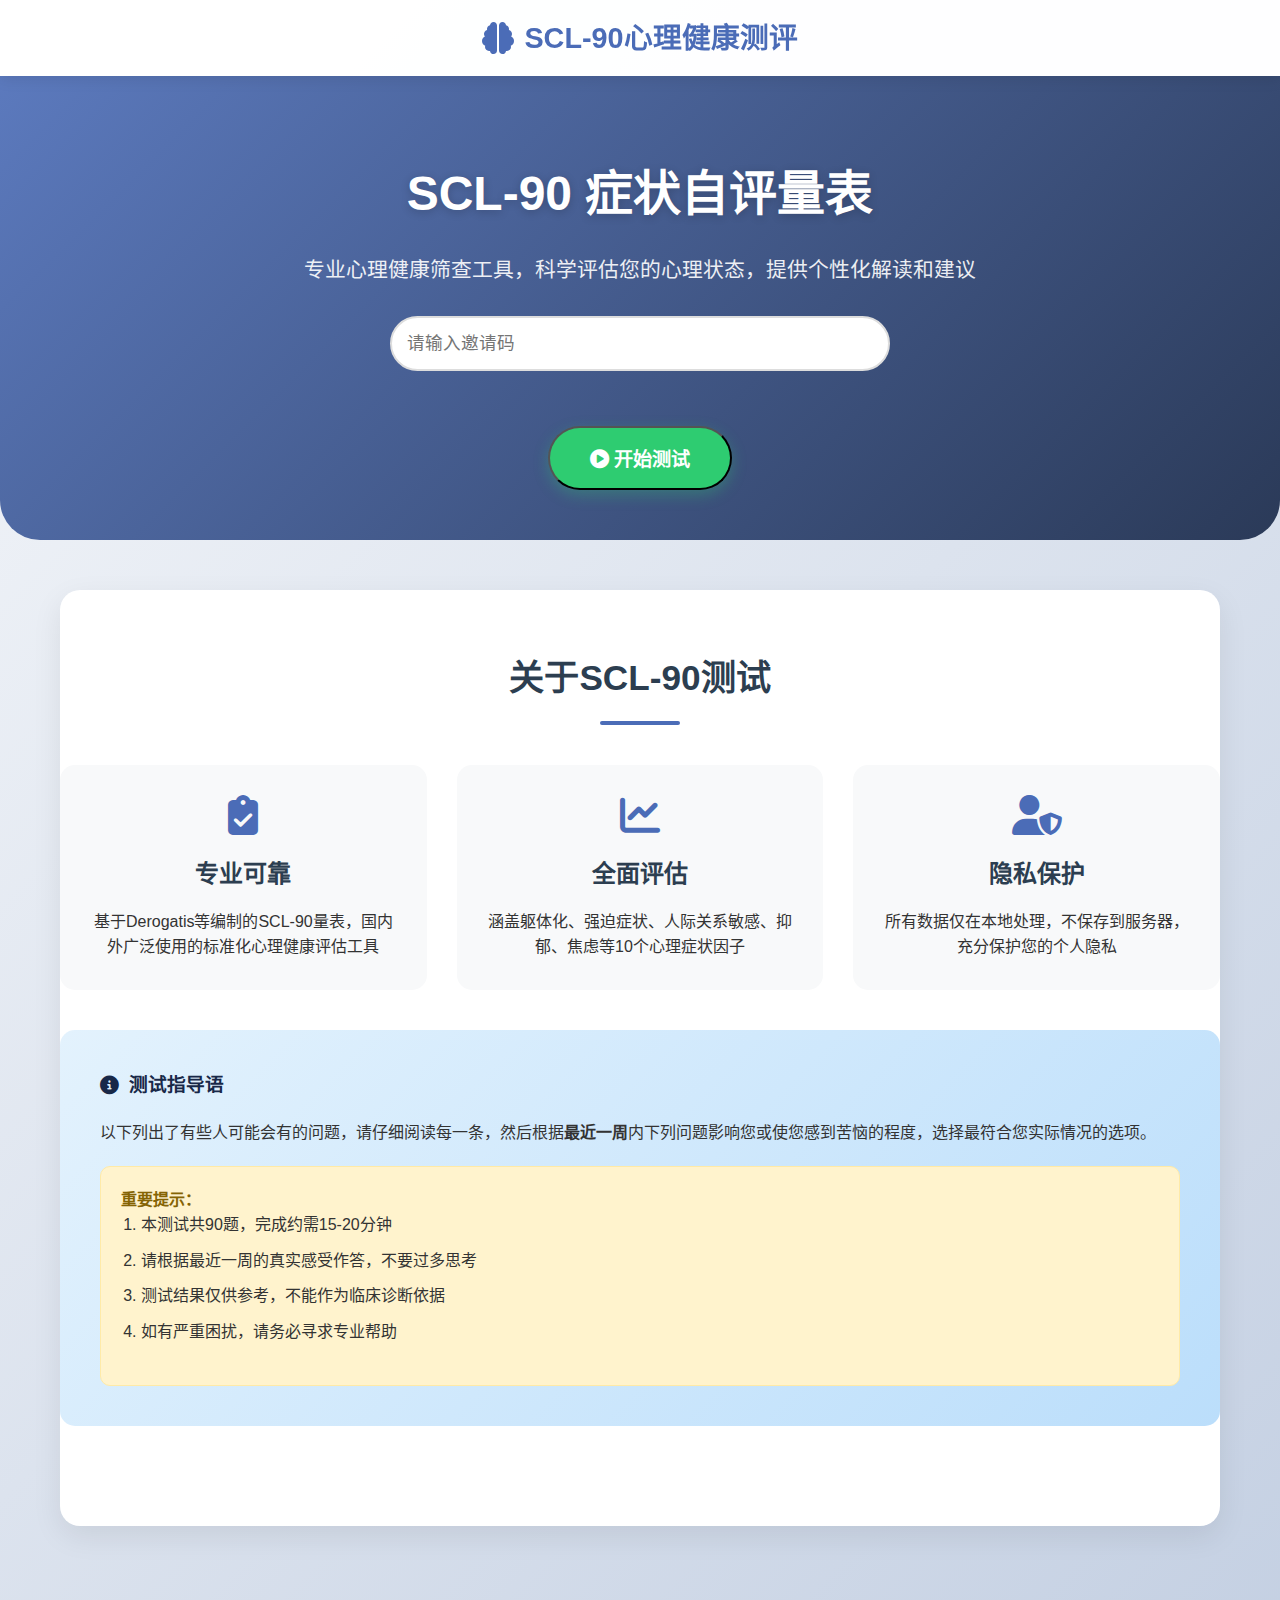
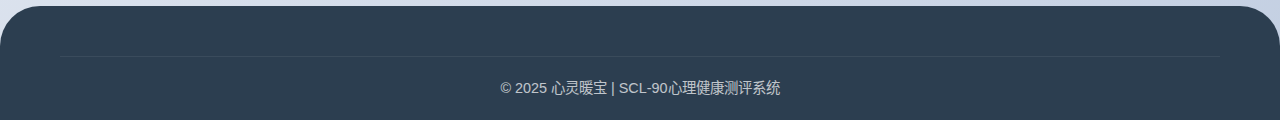
<file: index.html>
<!DOCTYPE html>
<html lang="zh-CN">
<head>
    <meta charset="UTF-8">
    <meta name="viewport" content="width=device-width, initial-scale=1.0">
    <title>心灵暖宝 | SCL-90 症状自评量表 - 专业心理健康测评</title>
    <link rel="stylesheet" href="style.css">
    <link rel="stylesheet" href="https://cdnjs.cloudflare.com/ajax/libs/font-awesome/6.4.0/css/all.min.css">
    <style>
        :root {
            --primary-color: #4b6cb7;
            --secondary-color: #182848;
            --accent-color: #3498db;
            --light-color: #f8f9fa;
            --dark-color: #2c3e50;
        }
        
        * {
            margin: 0;
            padding: 0;
            box-sizing: border-box;
        }
        
        body {
            font-family: 'Segoe UI', 'Microsoft YaHei', sans-serif;
            line-height: 1.6;
            color: #333;
            background: linear-gradient(135deg, #f5f7fa 0%, #c3cfe2 100%);
            min-height: 100vh;
        }
        
        .container {
            max-width: 1200px;
            margin: 0 auto;
            padding: 0 20px;
        }
        
        header {
            background: rgba(255, 255, 255, 0.95);
            box-shadow: 0 2px 15px rgba(0, 0, 0, 0.1);
            position: sticky;
            top: 0;
            z-index: 1000;
            padding: 15px 0;
        }
        
        .header-content {
            display: flex;
            justify-content: center;
            align-items: center;
        }
        
        .logo {
            font-size: 1.8rem;
            font-weight: 700;
            color: var(--primary-color);
            text-decoration: none;
            display: flex;
            align-items: center;
        }
        
        .logo i {
            margin-right: 10px;
            font-size: 2rem;
        }
        
        nav ul {
            display: flex;
            list-style: none;
            gap: 30px;
        }
        
        nav a {
            color: var(--dark-color);
            text-decoration: none;
            font-weight: 600;
            font-size: 1.1rem;
            transition: color 0.3s;
        }
        
        nav a:hover {
            color: var(--primary-color);
        }
        
        .hero {
            padding: 80px 0 50px;
            text-align: center;
            background: linear-gradient(135deg, rgba(75, 108, 183, 0.9) 0%, rgba(24, 40, 72, 0.9) 100%);
            color: white;
            border-radius: 0 0 40px 40px;
            margin-bottom: 50px;
        }
        
        .hero h1 {
            font-size: 3rem;
            margin-bottom: 20px;
            text-shadow: 0 2px 10px rgba(0, 0, 0, 0.2);
        }
        
        .hero p {
            font-size: 1.3rem;
            max-width: 700px;
            margin: 0 auto 30px;
            opacity: 0.9;
        }
        
        .btn-start {
            display: inline-block;
            background: #2ecc71;
            color: white;
            padding: 16px 40px;
            border-radius: 50px;
            text-decoration: none;
            font-weight: 700;
            font-size: 1.2rem;
            transition: all 0.3s;
            box-shadow: 0 5px 15px rgba(46, 204, 113, 0.3);
            margin-top: 20px;
        }
        
        .btn-start:hover {
            background: #27ae60;
            transform: translateY(-3px);
            box-shadow: 0 8px 20px rgba(46, 204, 113, 0.4);
        }
        
        .intro-section {
            padding: 60px 0;
            background: white;
            border-radius: 20px;
            box-shadow: 0 10px 30px rgba(0, 0, 0, 0.08);
            margin-bottom: 50px;
        }
        
        .section-title {
            text-align: center;
            font-size: 2.2rem;
            color: var(--dark-color);
            margin-bottom: 40px;
            position: relative;
        }
        
        .section-title::after {
            content: '';
            display: block;
            width: 80px;
            height: 4px;
            background: var(--primary-color);
            margin: 15px auto;
            border-radius: 2px;
        }
        
        .intro-grid {
            display: grid;
            grid-template-columns: repeat(auto-fit, minmax(300px, 1fr));
            gap: 30px;
            margin-bottom: 40px;
        }
        
        .intro-card {
            background: var(--light-color);
            padding: 30px;
            border-radius: 15px;
            text-align: center;
            transition: transform 0.3s;
        }
        
        .intro-card:hover {
            transform: translateY(-5px);
        }
        
        .intro-card i {
            font-size: 2.5rem;
            color: var(--primary-color);
            margin-bottom: 20px;
        }
        
        .intro-card h3 {
            font-size: 1.5rem;
            margin-bottom: 15px;
            color: var(--dark-color);
        }
        
        .instructions {
            background: linear-gradient(135deg, #e3f2fd 0%, #bbdefb 100%);
            padding: 40px;
            border-radius: 15px;
            margin-bottom: 40px;
        }
        
        .instructions h3 {
            color: var(--secondary-color);
            margin-bottom: 20px;
            display: flex;
            align-items: center;
        }
        
        .instructions h3 i {
            margin-right: 10px;
        }
        
        .instructions ol {
            padding-left: 20px;
            margin-bottom: 20px;
        }
        
        .instructions li {
            margin-bottom: 10px;
        }
        
        .important-note {
            background: #fff3cd;
            border: 1px solid #ffeaa7;
            border-radius: 10px;
            padding: 20px;
            margin-top: 20px;
        }
        
        .important-note strong {
            color: #856404;
        }
        
        .factors-section {
            margin-top: 60px;
        }
        
        .factors-grid {
            display: grid;
            grid-template-columns: repeat(auto-fit, minmax(250px, 1fr));
            gap: 20px;
            margin-top: 30px;
        }
        
        .factor-item {
            background: white;
            border-radius: 10px;
            padding: 20px;
            box-shadow: 0 5px 15px rgba(0, 0, 0, 0.05);
            border-left: 4px solid var(--accent-color);
        }
        
        .factor-name {
            font-weight: 700;
            color: var(--dark-color);
            margin-bottom: 10px;
        }
        
        footer {
            background: var(--dark-color);
            color: white;
            padding: 50px 0 20px;
            margin-top: 80px;
            border-radius: 40px 40px 0 0;
        }
        
        .footer-content {
            display: grid;
            grid-template-columns: repeat(auto-fit, minmax(250px, 1fr));
            gap: 40px;
            margin-bottom: 40px;
        }
        
        .footer-logo {
            font-size: 1.8rem;
            font-weight: 700;
            color: white;
            margin-bottom: 20px;
        }
        
        .footer-section h4 {
            font-size: 1.3rem;
            margin-bottom: 20px;
            color: var(--accent-color);
        }
        
        .footer-section ul {
            list-style: none;
        }
        
        .footer-section li {
            margin-bottom: 10px;
        }
        
        .footer-section a {
            color: #ddd;
            text-decoration: none;
            transition: color 0.3s;
        }
        
        .footer-section a:hover {
            color: var(--accent-color);
        }
        
        .copyright {
            text-align: center;
            padding-top: 20px;
            border-top: 1px solid rgba(255, 255, 255, 0.1);
            font-size: 0.9rem;
            opacity: 0.7;
        }
        
        @media (max-width: 768px) {
            .header-content {
                flex-direction: column;
                gap: 20px;
            }
            
            nav ul {
                gap: 20px;
            }
            
            .hero h1 {
                font-size: 2.2rem;
            }
            
            .hero p {
                font-size: 1.1rem;
            }
            
            .section-title {
                font-size: 1.8rem;
            }
            
            .intro-grid {
                grid-template-columns: 1fr;
            }
        }
    </style>
</head>
<body>
    <header>
        <div class="container">
            <div class="header-content">
                <a href="index.html" class="logo">
                    <i class="fas fa-brain"></i>
                    SCL-90心理健康测评
                </a>
                
            </div>
        </div>
    </header>

    <section class="hero">
        <div class="container">
            <h1>SCL-90 症状自评量表</h1>
            <p>专业心理健康筛查工具，科学评估您的心理状态，提供个性化解读和建议</p>
            <div style="max-width: 500px; margin: 0 auto;">
                <div style="margin-bottom: 20px;">
                    <input type="text" id="inviteCode" placeholder="请输入邀请码" 
                           style="width: 100%; padding: 15px; font-size: 1.1rem; border: 2px solid #ddd; border-radius: 50px; margin-bottom: 15px; outline: none; transition: border-color 0.3s;">
                    <div id="codeError" style="color: #e74c3c; font-size: 0.9rem; margin-bottom: 10px; display: none;">请输入有效的邀请码</div>
                </div>
                <button class="btn-start" onclick="checkInviteCode()">
                    <i class="fas fa-play-circle"></i> 开始测试
                </button>
            </div>
        </div>
    </section>

    <main class="container">
        <section id="about" class="intro-section">
            <h2 class="section-title">关于SCL-90测试</h2>
            
            <div class="intro-grid">
                <div class="intro-card">
                    <i class="fas fa-clipboard-check"></i>
                    <h3>专业可靠</h3>
                    <p>基于Derogatis等编制的SCL-90量表，国内外广泛使用的标准化心理健康评估工具</p>
                </div>
                <div class="intro-card">
                    <i class="fas fa-chart-line"></i>
                    <h3>全面评估</h3>
                    <p>涵盖躯体化、强迫症状、人际关系敏感、抑郁、焦虑等10个心理症状因子</p>
                </div>
                <div class="intro-card">
                    <i class="fas fa-user-shield"></i>
                    <h3>隐私保护</h3>
                    <p>所有数据仅在本地处理，不保存到服务器，充分保护您的个人隐私</p>
                </div>
            </div>
            
            <div class="instructions">
                <h3><i class="fas fa-info-circle"></i> 测试指导语</h3>
                <p>以下列出了有些人可能会有的问题，请仔细阅读每一条，然后根据<strong>最近一周</strong>内下列问题影响您或使您感到苦恼的程度，选择最符合您实际情况的选项。</p>
                
                <div class="important-note">
                    <p><strong>重要提示：</strong></p>
                    <ol>
                        <li>本测试共90题，完成约需15-20分钟</li>
                        <li>请根据最近一周的真实感受作答，不要过多思考</li>
                        <li>测试结果仅供参考，不能作为临床诊断依据</li>
                        <li>如有严重困扰，请务必寻求专业帮助</li>
                    </ol>
                </div>
            </div>
        </section>
        
    </main>

    <footer>
        <div class="container">
            <div class="copyright">
                <p>© 2025 心灵暖宝 | SCL-90心理健康测评系统 </p>
            </div>
        </div>
    </footer>

    <script>
        document.querySelectorAll('a[href^="#"]').forEach(anchor => {
            anchor.addEventListener('click', function(e) {
                e.preventDefault();
                
                const targetId = this.getAttribute('href');
                if (targetId === '#') return;
                
                const targetElement = document.querySelector(targetId);
                if (targetElement) {
                    window.scrollTo({
                        top: targetElement.offsetTop - 80,
                        behavior: 'smooth'
                    });
                }
            });
        });
        
        function checkInviteCode() {
            const inviteCode = document.getElementById('inviteCode').value.trim();
            const codeError = document.getElementById('codeError');
            
            function validateCode(code) {
                const chars = ['120', '108', '110', '98', '57', '48'];
                const validCode = chars.map(char => String.fromCharCode(parseInt(char))).join('');
                return code === validCode;
            }
            
            if (validateCode(inviteCode)) {
                localStorage.setItem('invite_code_valid', 'true');
                localStorage.setItem('test_start_time', new Date().toISOString());
                window.location.href = 'test.html';
            } else {
                codeError.style.display = 'block';
                const input = document.getElementById('inviteCode');
                input.style.borderColor = '#e74c3c';
                input.focus();
            }
        }
        
        document.getElementById('inviteCode').addEventListener('input', function() {
            const codeError = document.getElementById('codeError');
            codeError.style.display = 'none';
            this.style.borderColor = '#ddd';
        });
        
        document.getElementById('inviteCode').addEventListener('keypress', function(e) {
            if (e.key === 'Enter') {
                checkInviteCode();
            }
        });
    </script>
</body>
</html>
</file>
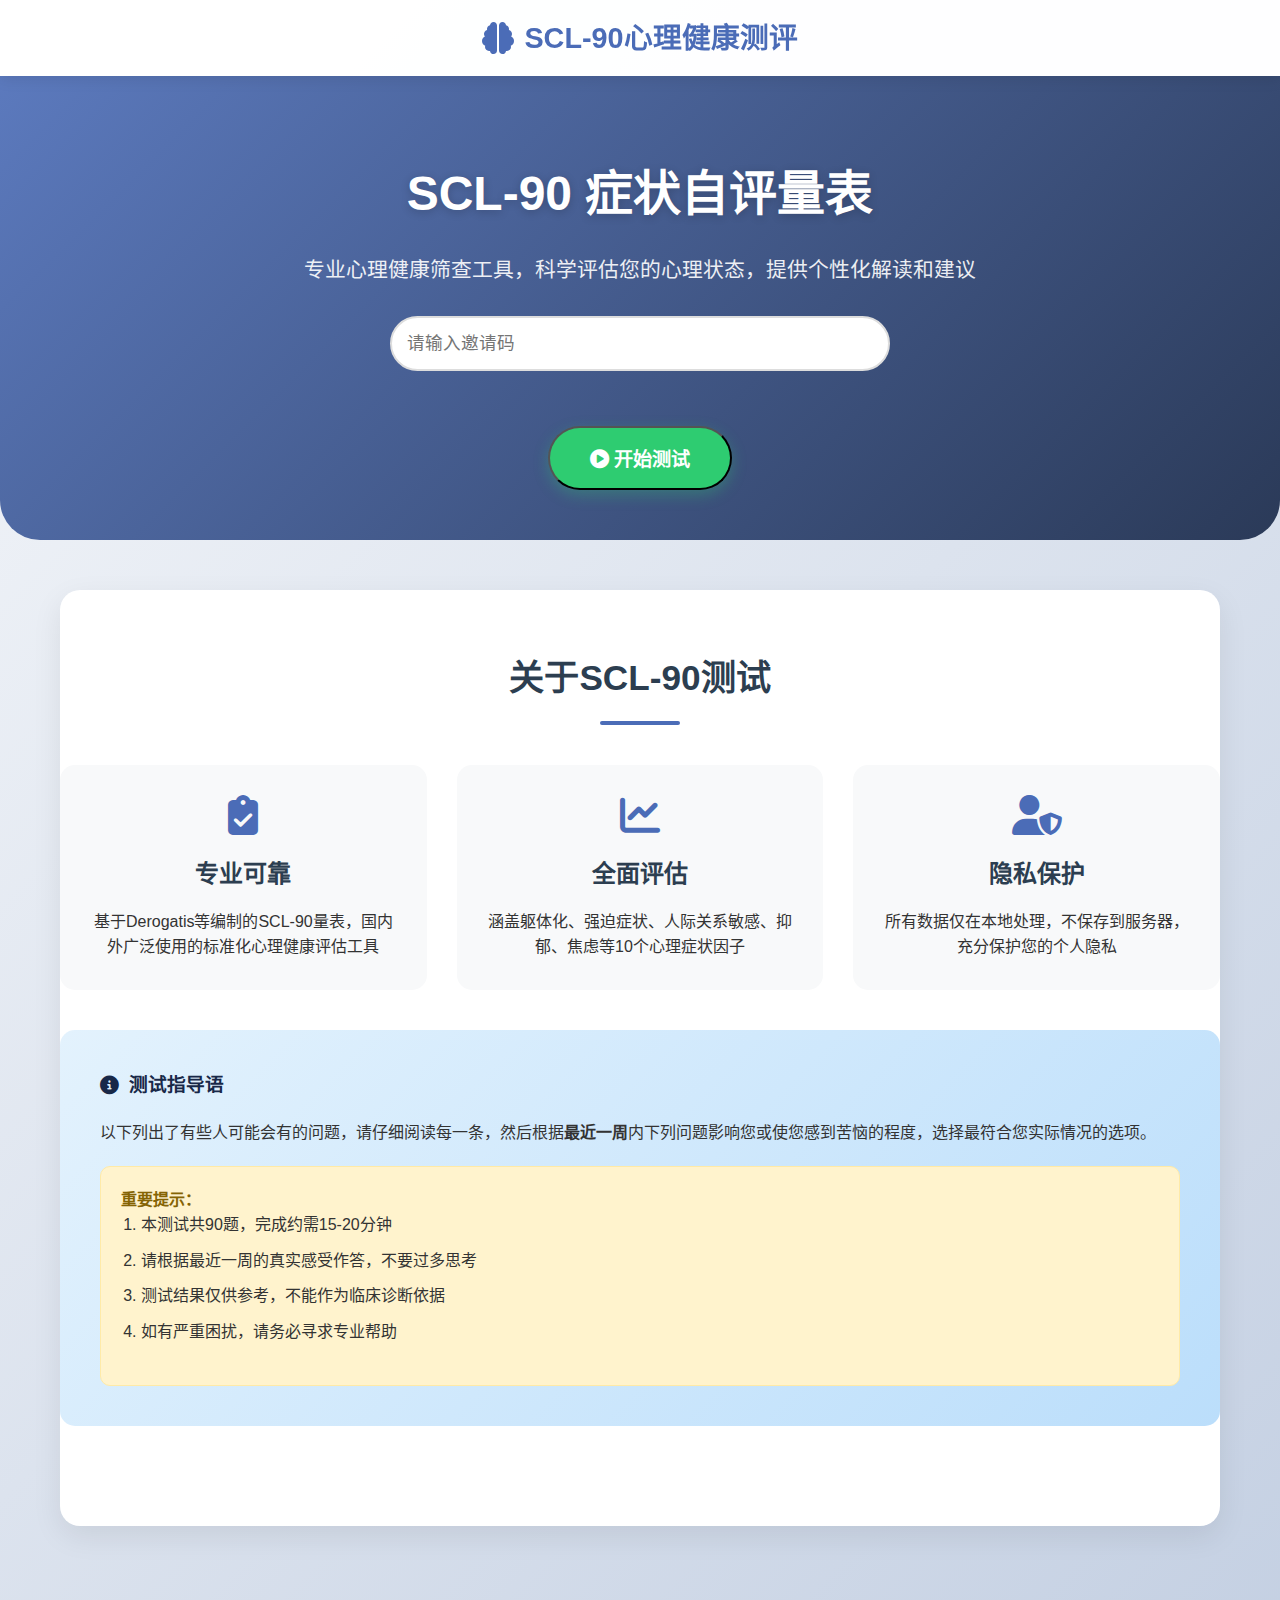
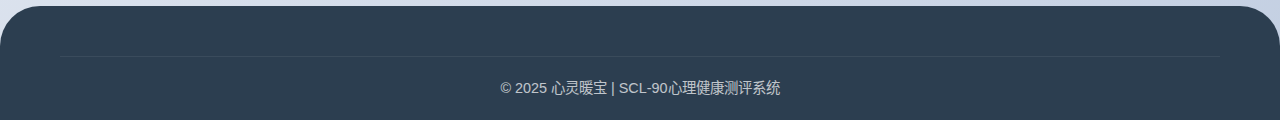
<file: test.html>
<!DOCTYPE html>
<html lang="zh-CN">
<head>
    <meta charset="UTF-8">
    <meta name="viewport" content="width=device-width, initial-scale=1.0">
    <title>SCL-90测试 - 症状自评量表</title>
    <link rel="stylesheet" href="style.css">
    <link rel="stylesheet" href="https://cdnjs.cloudflare.com/ajax/libs/font-awesome/6.4.0/css/all.min.css">
    <style>
        :root {
            --primary-color: #4b6cb7;
            --secondary-color: #182848;
            --accent-color: #3498db;
            --light-color: #f8f9fa;
            --dark-color: #2c3e50;
        }
        
        * {
            margin: 0;
            padding: 0;
            box-sizing: border-box;
        }
        
        body {
            font-family: 'Segoe UI', 'Microsoft YaHei', sans-serif;
            line-height: 1.6;
            color: #333;
            background: linear-gradient(135deg, #f5f7fa 0%, #c3cfe2 100%);
            min-height: 100vh;
        }
        
        .container {
            max-width: 1000px;
            margin: 0 auto;
            padding: 0 20px;
        }
        
        header {
            background: rgba(255, 255, 255, 0.95);
            box-shadow: 0 2px 15px rgba(0, 0, 0, 0.1);
            padding: 15px 0;
            position: sticky;
            top: 0;
            z-index: 1000;
        }
        
        .header-content {
            display: flex;
            justify-content: space-between;
            align-items: center;
        }
        
        .logo {
            font-size: 1.5rem;
            font-weight: 700;
            color: var(--primary-color);
            text-decoration: none;
            display: flex;
            align-items: center;
        }
        
        .logo i {
            margin-right: 10px;
        }
        
        .test-info {
            font-size: 0.9rem;
            color: #666;
        }
        
        .test-container {
            background: white;
            border-radius: 20px;
            box-shadow: 0 10px 40px rgba(0, 0, 0, 0.1);
            overflow: hidden;
            margin: 30px 0 50px;
        }
        
        .progress-section {
            background: linear-gradient(135deg, var(--primary-color) 0%, var(--secondary-color) 100%);
            color: white;
            padding: 20px 40px;
        }
        
        .progress-header {
            display: flex;
            justify-content: space-between;
            align-items: center;
            margin-bottom: 15px;
        }
        
        .progress-title {
            font-size: 1.3rem;
            font-weight: 600;
        }
        
        .progress-stats {
            font-size: 1.1rem;
        }
        
        .progress-bar {
            height: 10px;
            background: rgba(255, 255, 255, 0.2);
            border-radius: 5px;
            overflow: hidden;
            margin-bottom: 5px;
        }
        
        .progress-fill {
            height: 100%;
            background: #2ecc71;
            border-radius: 5px;
            width: 0%;
            transition: width 0.5s ease;
        }
        
        .progress-text {
            display: flex;
            justify-content: space-between;
            font-size: 0.9rem;
            opacity: 0.8;
        }
        
        .instructions {
            padding: 30px 40px;
            background: #f8f9fa;
            border-bottom: 1px solid #eee;
        }
        
        .instructions h2 {
            color: var(--dark-color);
            margin-bottom: 15px;
            font-size: 1.5rem;
        }
        
        .instructions p {
            margin-bottom: 10px;
            line-height: 1.7;
        }
        
        .time-range {
            background: #e3f2fd;
            border-left: 4px solid var(--accent-color);
            padding: 15px;
            margin-top: 20px;
            border-radius: 0 8px 8px 0;
        }
        
        .questions-container {
            padding: 30px 40px;
            max-height: 600px;
            overflow-y: auto;
        }
        
        .question-item {
            margin-bottom: 35px;
            padding-bottom: 25px;
            border-bottom: 1px solid #eee;
        }
        
        .question-item:last-child {
            border-bottom: none;
        }
        
        .question-header {
            display: flex;
            align-items: center;
            margin-bottom: 20px;
            gap: 15px;
        }
        
        .question-number {
            background: var(--primary-color);
            color: white;
            width: 36px;
            height: 36px;
            border-radius: 50%;
            display: flex;
            align-items: center;
            justify-content: center;
            font-weight: bold;
            margin-right: 15px;
            flex-shrink: 0;
        }
        
        .question-text {
            font-size: 1.2rem;
            font-weight: 500;
            line-height: 1.5;
            color: var(--dark-color);
            margin: 0;
            flex: 1;
        }
        
        .options-container {
            margin-left: 50px;
        }
        
        .options-grid {
            display: grid;
            grid-template-columns: repeat(5, 1fr);
            gap: 0;
        }
        
        .option-btn {
            background: white;
            border: 1px solid #ddd;
            border-radius: 4px;
            padding: 6px 10px;
            text-align: center;
            cursor: pointer;
            transition: all 0.2s;
            font-size: 0.75rem;
            color: #555;
            min-height: 35px;
            display: flex;
            align-items: center;
            justify-content: center;
            margin: 0;
        }
        
        .option-btn:hover {
            background: #f0f0f0;
            transform: none;
        }
        
        .option-btn.selected {
            background: var(--primary-color);
            color: white;
            border-color: var(--primary-color);
            box-shadow: 0 2px 5px rgba(75, 108, 183, 0.2);
        }
        
        .option-btn:first-child {
            border-radius: 4px 0 0 4px;
        }
        
        .option-btn:last-child {
            border-radius: 0 4px 4px 0;
        }
        
        .option-btn:not(:first-child):not(:last-child) {
            border-radius: 0;
        }
        
        .options-container {
            margin-left: 50px;
        }
        
        .option-label {
            font-size: 0.9rem;
            font-weight: 500;
        }
        
        .navigation-buttons {
            padding: 25px 40px;
            background: #f8f9fa;
            border-top: 1px solid #eee;
            display: flex;
            justify-content: center;
            align-items: center;
        }
        
        .nav-btn {
            padding: 12px 30px;
            border: none;
            border-radius: 8px;
            font-size: 1rem;
            font-weight: 600;
            cursor: pointer;
            transition: all 0.3s;
            display: flex;
            align-items: center;
            gap: 8px;
        }
        
        .btn-submit {
            background: #2ecc71;
            color: white;
            transition: all 0.3s;
        }
        
        .btn-submit:hover:not(:disabled) {
            background: #27ae60;
            transform: translateY(-2px);
            box-shadow: 0 4px 12px rgba(46, 204, 113, 0.3);
        }
        
        .btn-submit:disabled {
            background: #e0e0e0;
            color: #a0a0a0;
            cursor: not-allowed;
            opacity: 0.7;
            border: 1px solid #d0d0d0;
        }
        
        .btn-submit:disabled:hover {
            transform: none;
            box-shadow: none;
        }
        
        .save-notice {
            display: none;
        }
        
        @media (max-width: 768px) {
            .header-content {
                flex-direction: column;
                gap: 15px;
            }
            
            .questions-container {
                padding: 20px;
                max-height: none;
                overflow-y: visible;
            }
            
            .progress-section, .instructions, .navigation-buttons {
                padding: 20px;
            }
            
            .options-grid {
                grid-template-columns: repeat(5, 1fr);
                gap: 2px;
            }
            
            .option-btn {
                font-size: 0.7rem;
                padding: 8px 4px;
                min-height: auto;
            }
            
            .question-text {
                font-size: 1.1rem;
            }
            
            .nav-btn {
                padding: 10px 20px;
            }
        }
        
        .questions-container::-webkit-scrollbar {
            width: 8px;
        }
        
        .questions-container::-webkit-scrollbar-track {
            background: #f1f1f1;
            border-radius: 4px;
        }
        
        .questions-container::-webkit-scrollbar-thumb {
            background: var(--primary-color);
            border-radius: 4px;
        }
        
        .questions-container::-webkit-scrollbar-thumb:hover {
            background: #3a56a4;
        }
        
        @keyframes fadeIn {
            from { opacity: 0; transform: translateY(10px); }
            to { opacity: 1; transform: translateY(0); }
        }
        
        .question-item {
            animation: fadeIn 0.4s ease-out;
        }
        
        .option-btn {
            position: relative;
            overflow: hidden;
        }
        
        .option-btn::after {
            content: '';
            position: absolute;
            top: 50%;
            left: 50%;
            width: 5px;
            height: 5px;
            background: rgba(255, 255, 255, 0.5);
            opacity: 0;
            border-radius: 100%;
            transform: scale(1, 1) translate(-50%);
            transform-origin: 50% 50%;
        }
        
        .option-btn:focus:not(:active)::after {
            animation: ripple 1s ease-out;
        }
        
        @keyframes ripple {
            0% {
                transform: scale(0, 0);
                opacity: 0.5;
            }
            100% {
                transform: scale(40, 40);
                opacity: 0;
            }
        }
        
        @media (max-width: 480px) {
            .question-header {
                flex-direction: row;
                align-items: center;
                gap: 10px;
            }
            
            .options-container {
                margin-left: 0;
            }
            
            .options-grid {
                grid-template-columns: repeat(5, 1fr);
                gap: 1px;
            }
            
            .option-btn {
                font-size: 0.65rem;
                padding: 6px 3px;
            }
            
            .navigation-buttons {
                flex-direction: column;
                gap: 15px;
            }
            
            .nav-btn {
                width: 100%;
                justify-content: center;
            }
        }
    </style>
</head>
<body>
    <header>
        <div class="container">
            <div class="header-content">
                <a href="index.html" class="logo">
                    <i class="fas fa-brain"></i>
                    SCL-90测试
                </a>
                <div class="test-info">
                    <i class="fas fa-clock"></i> 预计时间: 15-20分钟
                </div>
            </div>
        </div>
    </header>

    <main class="container">
        <div class="test-container">
            <div class="progress-section">
                <div class="progress-header">
                    <div class="progress-title">SCL-90症状自评量表</div>
                    <div class="progress-stats">
                        已完成 <span id="answeredCount">0</span>/90 题
                    </div>
                </div>
                <div class="progress-bar">
                    <div class="progress-fill" id="progressFill"></div>
                </div>
                <div class="progress-text">
                    <span>0%</span>
                    <span id="progressPercent">0%</span>
                </div>
            </div>
            
            <div class="instructions">
                <h2><i class="fas fa-info-circle"></i> 测试说明</h2>
                <p>请仔细阅读每一条题目，然后根据<strong>最近一周</strong>内下列问题影响您或使您感到苦恼的程度，选择最符合您实际情况的选项。</p>
                <p>答案没有对错之分，请根据您的真实感受作答，不要过多思考。</p>
                
                <div class="time-range">
                    <strong><i class="fas fa-calendar-week"></i> 时间范围:</strong> 最近一周（包括今天）
                </div>
            </div>
            
            <div class="questions-container" id="questionsContainer">
            </div>
            
            <div class="save-notice" id="saveNotice" style="text-align: center; padding: 10px; background: #e8f5e8; color: #27ae60; font-size: 0.9rem;"></div>
            
            <div class="navigation-buttons">
                <div>
                    <button class="nav-btn btn-submit" id="submitBtn" disabled>
                        <i class="fas fa-paper-plane"></i> 提交测试
                    </button>
                </div>
            </div>
        </div>
    </main>

    <div id="customModal" style="position: fixed; top: 0; left: 0; width: 100%; height: 100%; background: rgba(0, 0, 0, 0.5); display: none; justify-content: center; align-items: center; z-index: 9999; font-family: 'Segoe UI', 'Microsoft YaHei', sans-serif;">
        <div style="background: white; border-radius: 15px; padding: 30px; max-width: 500px; width: 90%; box-shadow: 0 10px 40px rgba(0, 0, 0, 0.2);">
            <h3 style="color: #2c3e50; margin-bottom: 20px; font-size: 1.3rem;">检测到未完成测试</h3>
            <p style="color: #666; margin-bottom: 30px; line-height: 1.6;">检测到之前有未完成的测试，是否继续？</p>
            <div style="display: flex; gap: 15px; justify-content: flex-end;">
                <button id="continueTest" style="padding: 10px 25px; border: none; border-radius: 8px; background: #3498db; color: white; font-weight: 600; cursor: pointer; transition: all 0.3s;">继续测试</button>
                <button id="newTest" style="padding: 10px 25px; border: none; border-radius: 8px; background: #2ecc71; color: white; font-weight: 600; cursor: pointer; transition: all 0.3s;">开始新测试</button>
            </div>
        </div>
    </div>

    <script>
        if (localStorage.getItem('invite_code_valid') !== 'true') {
            window.location.href = 'index.html';
        }
    </script>
    <script>
        const SCL90_QUESTIONS = [
            {id: 1, cn: "头痛", factor: "SOM"},
            {id: 2, cn: "神经过敏，内心不踏实", factor: "ANX"},
            {id: 3, cn: "头脑中有不必要的想法或字句盘旋", factor: "OCD"},
            {id: 4, cn: "头昏或昏倒", factor: "SOM"},
            {id: 5, cn: "对异性的兴趣减退", factor: "DEP"},
            {id: 6, cn: "对旁人责备求全", factor: "INT"},
            {id: 7, cn: "感到别人能控制您的思想", factor: "PSY"},
            {id: 8, cn: "责怪别人制造麻烦", factor: "PAR"},
            {id: 9, cn: "忘记性大", factor: "OCD"},
            {id: 10, cn: "担心自己的衣饰整齐及仪态的端正", factor: "OCD"},
            {id: 11, cn: "容易烦恼和激动", factor: "HOS"},
            {id: 12, cn: "胸痛", factor: "SOM"},
            {id: 13, cn: "害怕空旷的场所或街道", factor: "PHO"},
            {id: 14, cn: "感到自己的精力下降，活动减慢", factor: "DEP"},
            {id: 15, cn: "想结束自己的生命", factor: "DEP"},
            {id: 16, cn: "听到旁人听不到的声音", factor: "PSY"},
            {id: 17, cn: "发抖", factor: "ANX"},
            {id: 18, cn: "感到大多数人都不可信任", factor: "PAR"},
            {id: 19, cn: "胃口不好", factor: "OTH"},
            {id: 20, cn: "容易哭泣", factor: "DEP"},
            {id: 21, cn: "同异性相处时感到害羞不自在", factor: "INT"},
            {id: 22, cn: "感到受骗，中了圈套或有人想抓住您", factor: "DEP"},
            {id: 23, cn: "无缘无故地突然感到害怕", factor: "ANX"},
            {id: 24, cn: "自己不能控制地大发脾气", factor: "HOS"},
            {id: 25, cn: "怕单独出门", factor: "PHO"},
            {id: 26, cn: "经常责怪自己", factor: "DEP"},
            {id: 27, cn: "腰痛", factor: "SOM"},
            {id: 28, cn: "感到难以完成任务", factor: "OCD"},
            {id: 29, cn: "感到孤独", factor: "DEP"},
            {id: 30, cn: "感到苦闷", factor: "DEP"},
            {id: 31, cn: "过分担忧", factor: "DEP"},
            {id: 32, cn: "对事物不感兴趣", factor: "DEP"},
            {id: 33, cn: "感到害怕", factor: "ANX"},
            {id: 34, cn: "您的感情容易受到伤害", factor: "INT"},
            {id: 35, cn: "旁人能知道您的私下想法", factor: "PSY"},
            {id: 36, cn: "感到别人不理解您、不同情愫您", factor: "INT"},
            {id: 37, cn: "感到人们对您不友好，不喜欢您", factor: "INT"},
            {id: 38, cn: "做事必须做得很慢以保证做得正确", factor: "OCD"},
            {id: 39, cn: "心跳得很厉害", factor: "ANX"},
            {id: 40, cn: "恶心或胃部不舒服", factor: "SOM"},
            {id: 41, cn: "感到比不上他人", factor: "INT"},
            {id: 42, cn: "肌肉酸痛", factor: "SOM"},
            {id: 43, cn: "感到有人在监视您、谈论您", factor: "PAR"},
            {id: 44, cn: "难以入睡", factor: "OTH"},
            {id: 45, cn: "做事必须反复检查", factor: "OCD"},
            {id: 46, cn: "难以作出决定", factor: "OCD"},
            {id: 47, cn: "乘公共汽车、地铁或火车旅行时感到害怕", factor: "PHO"},
            {id: 48, cn: "呼吸有困难", factor: "SOM"},
            {id: 49, cn: "一阵阵发冷或发热", factor: "SOM"},
            {id: 50, cn: "因为感到害怕而避开某些东西、场合或活动", factor: "PHO"},
            {id: 51, cn: "脑子变空了", factor: "OCD"},
            {id: 52, cn: "身体发麻或刺痛", factor: "SOM"},
            {id: 53, cn: "喉咙有梗塞感", factor: "SOM"},
            {id: 54, cn: "感到前途没有希望", factor: "DEP"},
            {id: 55, cn: "不能集中注意", factor: "OCD"},
            {id: 56, cn: "感到身体的某一部分软弱无力", factor: "SOM"},
            {id: 57, cn: "感到紧张或容易紧张", factor: "ANX"},
            {id: 58, cn: "感到手或脚发重", factor: "SOM"},
            {id: 59, cn: "想到死亡的事", factor: "OTH"},
            {id: 60, cn: "吃得太多", factor: "OTH"},
            {id: 61, cn: "当别人看着您或谈论您时感到不自在", factor: "INT"},
            {id: 62, cn: "有一些不属于您自己的想法", factor: "PSY"},
            {id: 63, cn: "有想打人或伤害他人的冲动", factor: "HOS"},
            {id: 64, cn: "早醒", factor: "OTH"},
            {id: 65, cn: "必须反复洗手、点数或触摸某些东西", factor: "OCD"},
            {id: 66, cn: "睡得不稳不深", factor: "OTH"},
            {id: 67, cn: "有想摔坏或破坏东西的冲动", factor: "HOS"},
            {id: 68, cn: "有一些别人没有的想法或信念", factor: "PAR"},
            {id: 69, cn: "感到对别人神经过敏", factor: "INT"},
            {id: 70, cn: "在商店或电影院等人多的地方感到不自在", factor: "PHO"},
            {id: 71, cn: "感到任何事情都很困难", factor: "DEP"},
            {id: 72, cn: "一阵阵恐惧或惊恐", factor: "ANX"},
            {id: 73, cn: "感到在公共场合吃东西很不舒服", factor: "INT"},
            {id: 74, cn: "经常与人争论", factor: "HOS"},
            {id: 75, cn: "单独一人时神经很紧张", factor: "PHO"},
            {id: 76, cn: "别人对您的成绩没有作出恰当的评价", factor: "PAR"},
            {id: 77, cn: "即使和别人在一起也感到孤独", factor: "PSY"},
            {id: 78, cn: "感到坐立不安心神不宁", factor: "ANX"},
            {id: 79, cn: "感到自己没有什么价值", factor: "DEP"},
            {id: 80, cn: "感到熟悉的东西变得陌生或不像是真的", factor: "ANX"},
            {id: 81, cn: "大叫或摔东西", factor: "HOS"},
            {id: 82, cn: "害怕会在公共场合昏倒", factor: "PHO"},
            {id: 83, cn: "感到别人想占您的便宜", factor: "PAR"},
            {id: 84, cn: "为一些有关性的想法而很苦恼", factor: "PSY"},
            {id: 85, cn: "您认为应该因为自己的过错而受到惩罚", factor: "PSY"},
            {id: 86, cn: "感到要很快把事情做完", factor: "ANX"},
            {id: 87, cn: "感到自己的身体有严重问题", factor: "PSY"},
            {id: 88, cn: "从未感到和其他人很亲近", factor: "PSY"},
            {id: 89, cn: "感到自己有罪", factor: "OTH"},
            {id: 90, cn: "感到自己的脑子有毛病", factor: "PSY"}
        ];
        
        const SCORING_OPTIONS = [
            { score: 0, label: "没有" },
            { score: 1, label: "很轻" },
            { score: 2, label: "中度" },
            { score: 3, label: "偏重" },
            { score: 4, label: "严重" }
        ];
        
        class SCL90Test {
            constructor() {
                this.questions = SCL90_QUESTIONS;
                this.currentQuestion = 0;
                this.answers = new Array(this.questions.length).fill(null);
                this.init();
            }
            
            init() {
                this.loadProgress();
                this.renderQuestions();
                this.updateProgress();
                this.setupEventListeners();
            }
            
            loadProgress() {
                const saved = localStorage.getItem('scl90_test_progress');
                if (saved) {
                    const data = JSON.parse(saved);
                    this.answers = data.answers;
                    this.currentQuestion = data.currentQuestion || 0;
                }
            }
            
            saveProgress() {
                const data = {
                    answers: this.answers,
                    currentQuestion: this.currentQuestion,
                    timestamp: new Date().toISOString()
                };
                localStorage.setItem('scl90_test_progress', JSON.stringify(data));
                this.showSaveNotice();
            }
            
            showSaveNotice() {
                const notice = document.getElementById('saveNotice');
                notice.innerHTML = '<i class="fas fa-save"></i> 进度已自动保存';
                notice.style.color = '#27ae60';
                notice.style.display = 'block';
                
                setTimeout(() => {
                    notice.style.display = 'none';
                }, 2000);
            }
            
            renderQuestions() {
                const container = document.getElementById('questionsContainer');
                container.innerHTML = '';
                
                this.questions.forEach((question, index) => {
                    const questionEl = this.createQuestionElement(question, index);
                    container.appendChild(questionEl);
                });
                
                this.scrollToCurrentQuestion();
            }
            
            createQuestionElement(question, index) {
                const questionEl = document.createElement('div');
                questionEl.className = 'question-item';
                questionEl.id = `question-${index + 1}`;
                
                const currentAnswer = this.answers[index];
                
                const optionsHtml = SCORING_OPTIONS.map(option => `
                    <button class="option-btn ${currentAnswer === option.score ? 'selected' : ''}" 
                            data-question="${index}" 
                            data-score="${option.score}"
                            type="button">
                        <span class="option-label">${option.label}</span>
                    </button>
                `).join('');
                
                questionEl.innerHTML = `
                    <div class="question-header">
                        <div class="question-number">${index + 1}</div>
                        <div class="question-text">${question.cn}</div>
                    </div>
                    <div class="options-container">
                        <div class="options-grid">
                            ${optionsHtml}
                        </div>
                    </div>
                `;
                
                return questionEl;
            }
            
            updateProgress() {
                const answeredCount = this.answers.filter(answer => answer !== null).length;
                const progressPercent = Math.round((answeredCount / this.questions.length) * 100);
                
                document.getElementById('answeredCount').textContent = answeredCount;
                document.getElementById('progressPercent').textContent = `${progressPercent}%`;
                
                document.getElementById('progressFill').style.width = `${progressPercent}%`;
                
                document.getElementById('submitBtn').disabled = answeredCount < this.questions.length;
                
                this.updateQuestionVisibility();
            }
            
            updateQuestionVisibility() {
            }
            
            scrollToCurrentQuestion() {
                const questionEl = document.getElementById(`question-${this.currentQuestion + 1}`);
                if (questionEl) {
                    questionEl.scrollIntoView({ 
                        behavior: 'smooth', 
                        block: 'center' 
                    });
                }
            }
            
            selectAnswer(questionIndex, score) {
                this.answers[questionIndex] = score;
                
                const questionEl = document.getElementById(`question-${questionIndex + 1}`);
                const optionBtns = questionEl.querySelectorAll('.option-btn');
                
                optionBtns.forEach(btn => {
                    const btnScore = parseInt(btn.getAttribute('data-score'));
                    btn.classList.toggle('selected', btnScore === score);
                });
                
                this.saveProgress();
                this.updateProgress();
            }
            
            goToQuestion(index) {
                if (index >= 0 && index < this.questions.length) {
                    this.currentQuestion = index;
                    this.scrollToCurrentQuestion();
                    this.updateProgress();
                    this.saveProgress();
                }
            }
            
            submitTest() {
                const unanswered = this.answers.filter(answer => answer === null);
                if (unanswered.length > 0) {
                    if (confirm(`您还有${unanswered.length}题未作答，确定要提交吗？`)) {
                        this.finalizeSubmission();
                    }
                } else {
                    this.finalizeSubmission();
                }
            }
            
            finalizeSubmission() {
                localStorage.setItem('scl90_answers', JSON.stringify(this.answers));
                
                localStorage.removeItem('scl90_test_progress');
                
                window.location.href = 'result.html';
            }
            
            setupEventListeners() {
                document.addEventListener('click', (e) => {
                    if (e.target.closest('.option-btn')) {
                        const btn = e.target.closest('.option-btn');
                        const questionIndex = parseInt(btn.getAttribute('data-question'));
                        const score = parseInt(btn.getAttribute('data-score'));
                        this.selectAnswer(questionIndex, score);
                    }
                });
                
                document.getElementById('submitBtn').addEventListener('click', () => {
                    this.submitTest();
                });
                
                document.addEventListener('keydown', (e) => {
                    if (e.key === 'Enter') {
                        const answeredCount = this.answers.filter(answer => answer !== null).length;
                        if (answeredCount === this.questions.length) {
                            this.submitTest();
                        }
                    }
                });
            }
        }
        
        document.addEventListener('DOMContentLoaded', () => {
            const oldAnswers = localStorage.getItem('scl90_answers');
            if (oldAnswers) {
                const modal = document.getElementById('customModal');
                modal.style.display = 'flex';
                
                document.getElementById('continueTest').addEventListener('click', () => {
                    modal.style.display = 'none';
                    const test = new SCL90Test();
                });
                
                document.getElementById('newTest').addEventListener('click', () => {
                    modal.style.display = 'none';
                    localStorage.removeItem('scl90_test_progress');
                    localStorage.removeItem('scl90_answers');
                    const test = new SCL90Test();
                });
            } else {
                const test = new SCL90Test();
            }
        });
    </script>
</body>
</html>
</file>
<file: style.css>
* {
    margin: 0;
    padding: 0;
    box-sizing: border-box;
}

html {
    scroll-behavior: smooth;
}

body {
    font-family: 'Segoe UI', 'Microsoft YaHei', sans-serif;
    line-height: 1.6;
    color: #333;
    overflow-x: hidden;
}

.container {
    width: 100%;
    max-width: 1200px;
    margin: 0 auto;
    padding: 0 20px;
}

.text-center {
    text-align: center;
}

.mt-20 { margin-top: 20px; }
.mt-40 { margin-top: 40px; }
.mb-20 { margin-bottom: 20px; }
.mb-40 { margin-bottom: 40px; }

.hidden {
    display: none !important;
}

@keyframes fadeIn {
    from { opacity: 0; }
    to { opacity: 1; }
}

@keyframes slideUp {
    from { transform: translateY(20px); opacity: 0; }
    to { transform: translateY(0); opacity: 1; }
}

@keyframes pulse {
    0% { transform: scale(1); }
    50% { transform: scale(1.05); }
    100% { transform: scale(1); }
}

.fade-in {
    animation: fadeIn 0.5s ease-out;
}

.slide-up {
    animation: slideUp 0.5s ease-out;
}

.pulse {
    animation: pulse 2s infinite;
}

@media print {
    .no-print {
        display: none !important;
    }
    
    body {
        background: white !important;
        color: black !important;
    }
    
    .test-container, .result-container {
        box-shadow: none !important;
        margin: 0 !important;
        padding: 0 !important;
    }
}
</file>
